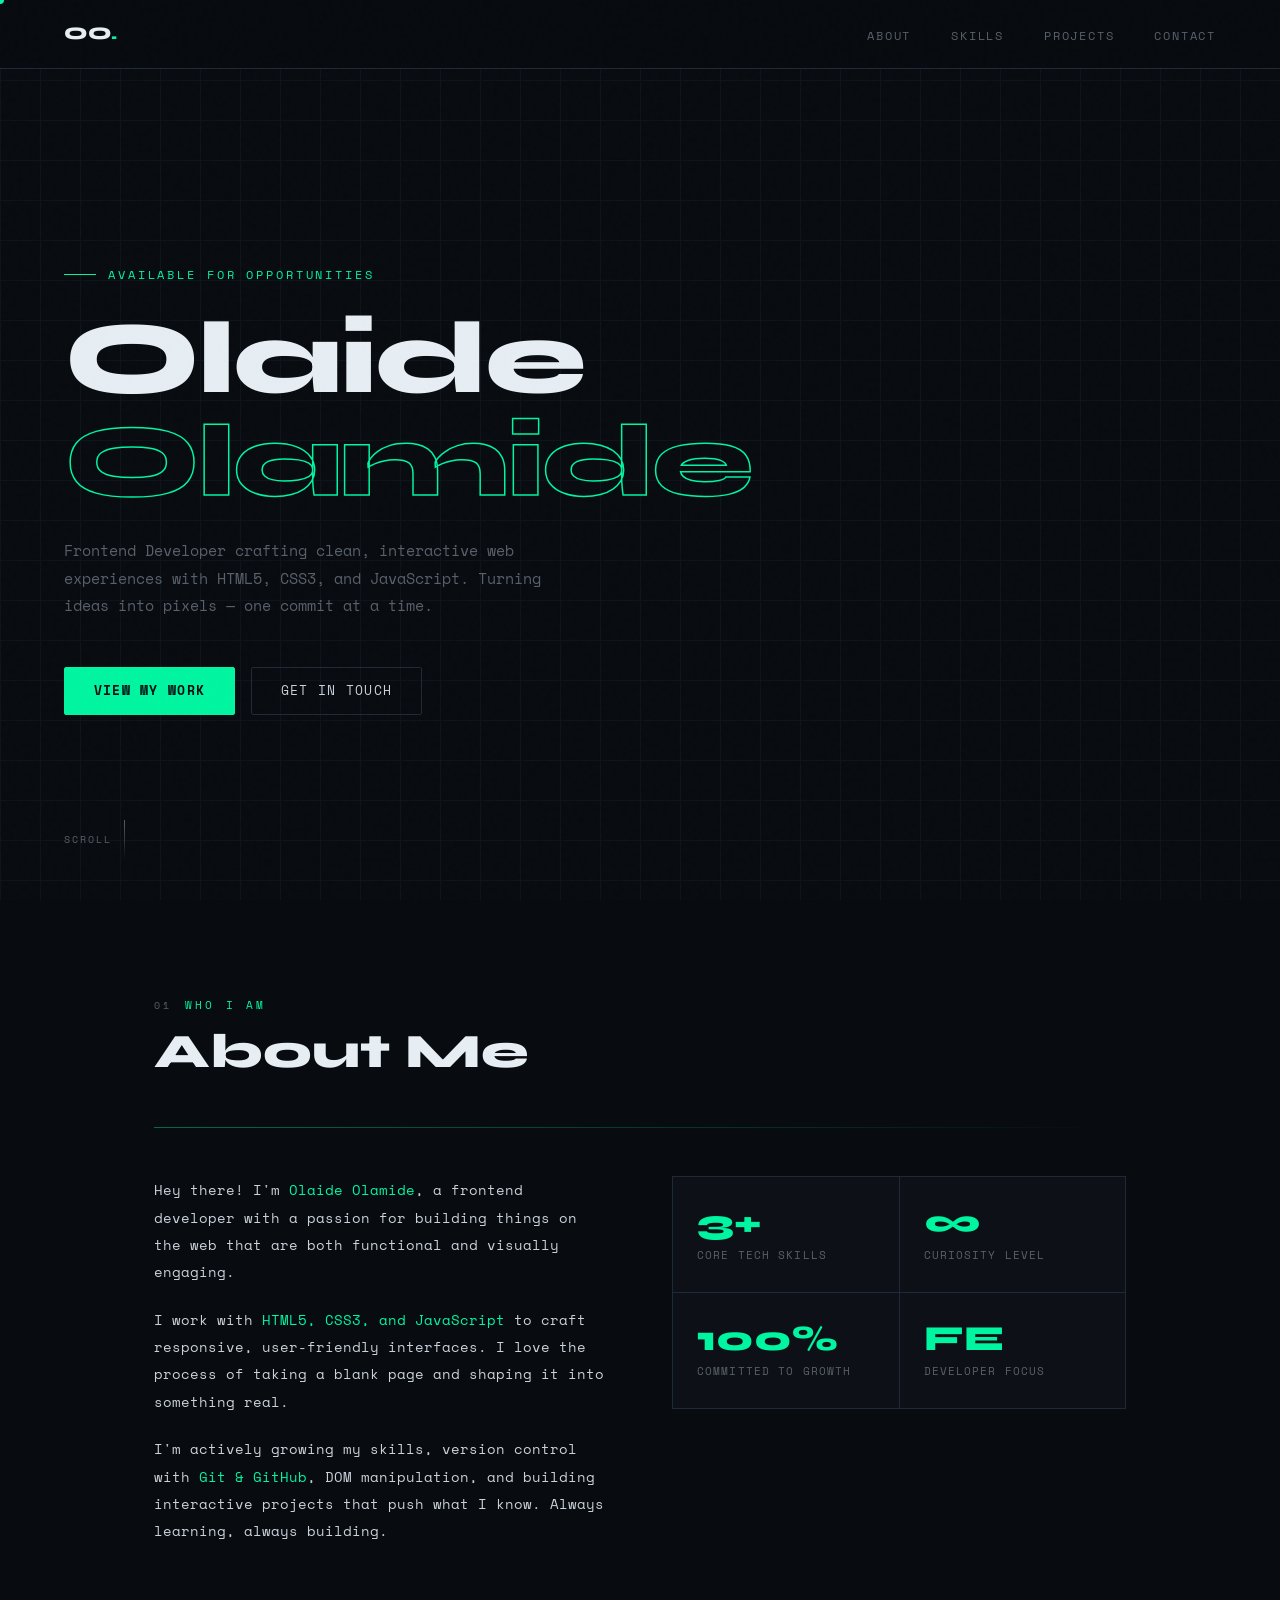
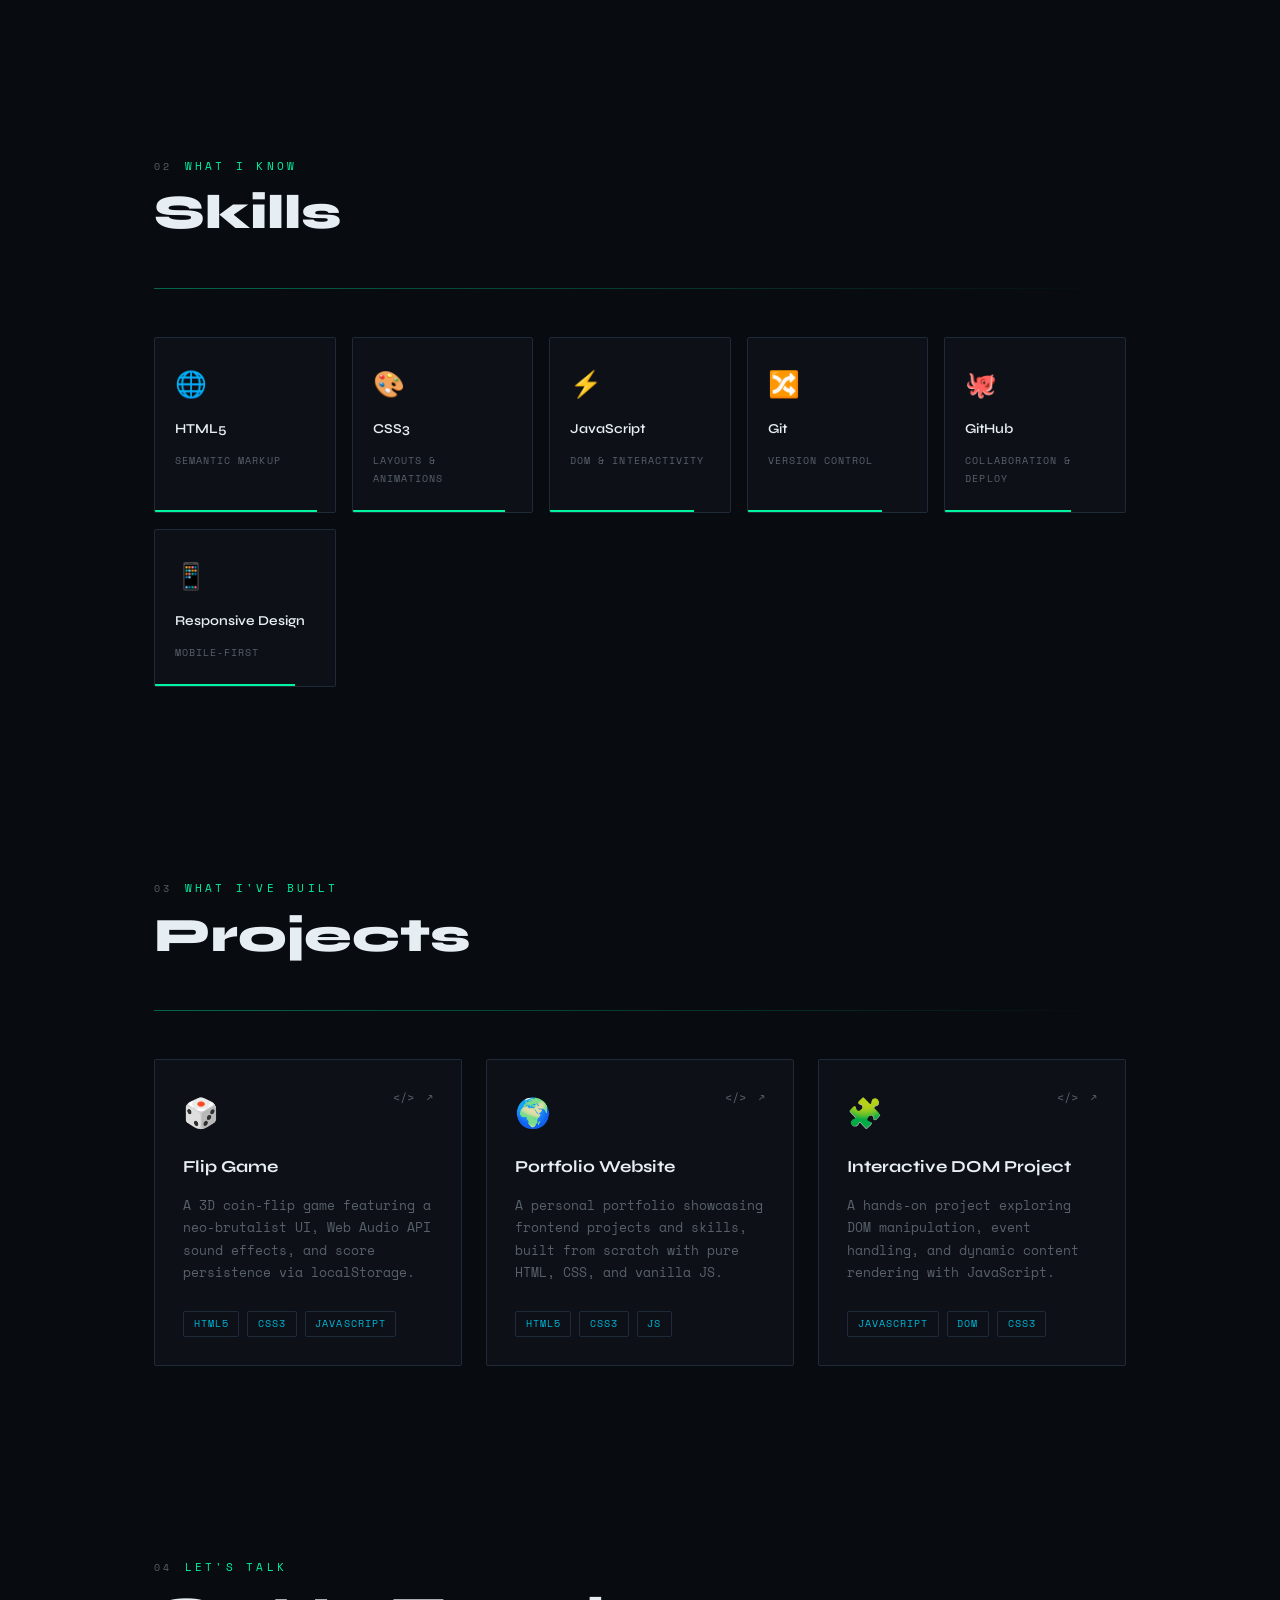
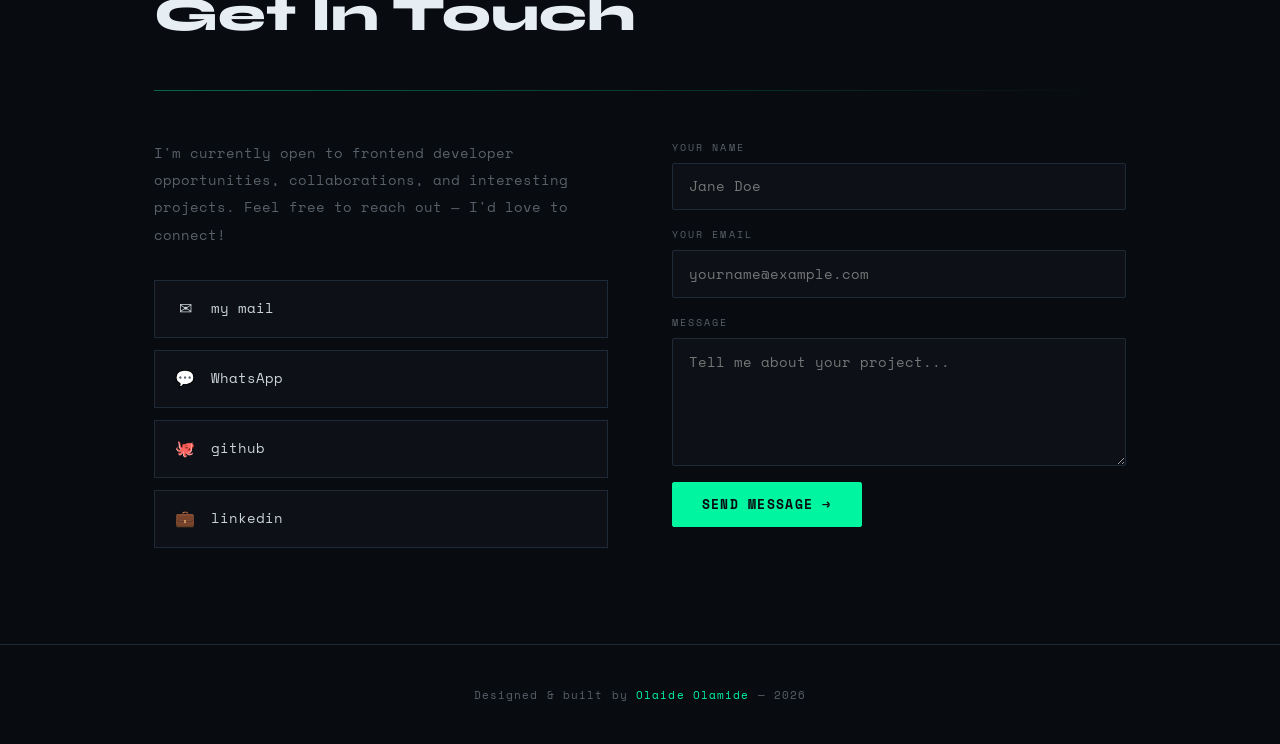
<file: port.html>
<!DOCTYPE html>
<html lang="en">
<head>
  <meta charset="UTF-8" />
  <meta name="viewport" content="width=device-width, initial-scale=1.0"/>
  <title>my portfolio</title>
  <link href="https://fonts.googleapis.com/css2?family=Space+Mono:ital,wght@0,400;0,700;1,400&family=Syne:wght@400;600;800&display=swap" rel="stylesheet"/>
 <link rel="stylesheet" href="/port.css">
 <link rel="shortcut icon" href="images.webp">
</head>
<body>

  <div class="cursor" id="cursor"></div>

  <nav>
    <div class="nav-logo">OO<span>.</span></div>
    <ul class="nav-links">
      <li><a href="#about">About</a></li>
      <li><a href="#skills">Skills</a></li>
      <li><a href="#projects">Projects</a></li>
      <li><a href="#contact">Contact</a></li>
    </ul>
  </nav>

  <div class="hero">
    <div class="hero-inner">
      <div class="hero-tag">Available for opportunities</div>
      <h1>
        Olaide<br>
        <span class="highlight">Olamide</span>
      </h1>
      <p class="hero-sub">
        Frontend Developer crafting clean, interactive web experiences with HTML5, CSS3, and JavaScript. Turning ideas into pixels — one commit at a time.
      </p>
      <div class="hero-cta">
        <a href="#projects" class="btn btn-primary">View My Work</a>
        <a href="#contact" class="btn btn-ghost">Get In Touch</a>
      </div>
    </div>
    <div class="hero-scroll">Scroll</div>
  </div>

  <section id="about">
    <div class="section-label" data-num="01">Who I Am</div>
    <h2 class="section-title">About Me</h2>
    <div class="divider"></div>
    <div class="about-grid fade-up">
      <div class="about-text">
        <p>Hey there! I'm <span>Olaide Olamide</span>, a frontend developer with a passion for building things on the web that are both functional and visually engaging.</p>
        <p>I work with <span>HTML5, CSS3, and JavaScript</span> to craft responsive, user-friendly interfaces. I love the process of taking a blank page and shaping it into something real.</p>
        <p>I'm actively growing my skills, version control with <span>Git & GitHub</span>, DOM manipulation, and building interactive projects that push what I know. Always learning, always building.</p>
      </div>
      <div class="about-stats">
        <div class="stat"><div class="stat-num">3+</div><div class="stat-label">Core Tech Skills</div></div>
        <div class="stat"><div class="stat-num">∞</div><div class="stat-label">Curiosity Level</div></div>
        <div class="stat"><div class="stat-num">100%</div><div class="stat-label">Committed to Growth</div></div>
        <div class="stat"><div class="stat-num">FE</div><div class="stat-label">Developer Focus</div></div>
      </div>
    </div>
  </section>

  <section id="skills">
    <div class="section-label" data-num="02">What I Know</div>
    <h2 class="section-title">Skills</h2>
    <div class="divider"></div>
    <div class="skills-grid fade-up">
      <div class="skill-card" style="--level: 90%"><div class="skill-icon">🌐</div><div class="skill-name">HTML5</div><div class="skill-level">Semantic markup</div></div>
      <div class="skill-card" style="--level: 85%"><div class="skill-icon">🎨</div><div class="skill-name">CSS3</div><div class="skill-level">Layouts & animations</div></div>
      <div class="skill-card" style="--level: 80%"><div class="skill-icon">⚡</div><div class="skill-name">JavaScript</div><div class="skill-level">DOM & interactivity</div></div>
      <div class="skill-card" style="--level: 75%"><div class="skill-icon">🔀</div><div class="skill-name">Git</div><div class="skill-level">Version control</div></div>
      <div class="skill-card" style="--level: 70%"><div class="skill-icon">🐙</div><div class="skill-name">GitHub</div><div class="skill-level">Collaboration & deploy</div></div>
      <div class="skill-card" style="--level: 78%"><div class="skill-icon">📱</div><div class="skill-name">Responsive Design</div><div class="skill-level">Mobile-first</div></div>
    </div>
  </section>

  <section id="projects">
    <div class="section-label" data-num="03">What I've Built</div>
    <h2 class="section-title">Projects</h2>
    <div class="divider"></div>
    <div class="projects-grid fade-up">
      <div class="project-card">
        <div class="project-header">
          <div class="project-folder">🎲</div>
          <div class="project-links"><a href="#" title="GitHub">&#60;/&#62;</a><a href="#" title="Live">↗</a></div>
        </div>
        <div class="project-body">
          <div class="project-name">Flip Game</div>
          <div class="project-desc">A 3D coin-flip game featuring a neo-brutalist UI, Web Audio API sound effects, and score persistence via localStorage.</div>
          <div class="project-tags"><span class="tag">HTML5</span><span class="tag">CSS3</span><span class="tag">JavaScript</span></div>
        </div>
      </div>
      <div class="project-card">
        <div class="project-header">
          <div class="project-folder">🌍</div>
          <div class="project-links"><a href="#" title="GitHub">&#60;/&#62;</a><a href="#" title="Live">↗</a></div>
        </div>
        <div class="project-body">
          <div class="project-name">Portfolio Website</div>
          <div class="project-desc">A personal portfolio showcasing frontend projects and skills, built from scratch with pure HTML, CSS, and vanilla JS.</div>
          <div class="project-tags"><span class="tag">HTML5</span><span class="tag">CSS3</span><span class="tag">JS</span></div>
        </div>
      </div>
      <div class="project-card">
        <div class="project-header">
          <div class="project-folder">🧩</div>
          <div class="project-links"><a href="#" title="GitHub">&#60;/&#62;</a><a href="#" title="Live">↗</a></div>
        </div>
        <div class="project-body">
          <div class="project-name">Interactive DOM Project</div>
          <div class="project-desc">A hands-on project exploring DOM manipulation, event handling, and dynamic content rendering with JavaScript.</div>
          <div class="project-tags"><span class="tag">JavaScript</span><span class="tag">DOM</span><span class="tag">CSS3</span></div>
        </div>
      </div>
    </div>
  </section>

  <section id="contact">
    <div class="section-label" data-num="04">Let's Talk</div>
    <h2 class="section-title">Get In Touch</h2>
    <div class="divider"></div>
    <div class="contact-inner fade-up">
      <div class="contact-text">
        <p>I'm currently open to frontend developer opportunities, collaborations, and interesting projects. Feel free to reach out — I'd love to connect!</p>
        <div class="contact-links">
          <a class="contact-link" href="https://mail.google.com/mail/?view=cm&to=olaideolamide001@gmail.com"><span class="link-icon">✉</span> my mail</a>
          <a class="contact-link" href="https://wa.me/2347057126928" target="_blank"><span class="link-icon">💬</span> WhatsApp</a>
          <a class="contact-link" href="https://github.com/paywithemmyy" target="_blank"><span class="link-icon">🐙</span> github</a>
          <a class="contact-link" href="https://linkedin.com/in/olamide-olaide-85b1663a5" target="_blank"><span class="link-icon">💼</span> linkedin</a>
        </div>
      </div>
      <form class="contact-form" onsubmit="handleSubmit(event)">
        <div class="form-group">
          <label for="name">Your Name</label>
          <input type="text" id="name" placeholder="Jane Doe" required />
        </div>
        <div class="form-group">
          <label for="email">Your Email</label>
          <input type="email" id="email" placeholder="yourname@example.com" required />
        </div>
        <div class="form-group">
          <label for="message">Message</label>
          <textarea id="message" rows="5" placeholder="Tell me about your project..." required></textarea>
        </div>
        <button type="submit" class="btn btn-primary" style="align-self: flex-start;">Send Message →</button>
      </form>
    </div>
  </section>

  <footer>
    <p>Designed &amp; built by <span>Olaide Olamide</span> &mdash; 2026</p>
  </footer>

  <script src="/port.js"></script>
</body>
</html>
</file>
<file: port.css>
:root {
      --bg: #080b10;
      --surface: #0d1117;
      --border: #1e2a38;
      --accent: #00f5a0;
      --accent2: #00b4d8;
      --text: #c9d1d9;
      --text-dim: #586069;
      --heading: #e6edf3;
      --mono: 'Space Mono', monospace;
      --sans: 'Syne', sans-serif;
    }

    *, *::before, *::after { box-sizing: border-box; margin: 0; padding: 0; }

    html { scroll-behavior: smooth; }

    body {
      background: var(--bg);
      color: var(--text);
      font-family: var(--mono);
      line-height: 1.7;
      overflow-x: hidden;
    }

    body::before {
      content: '';
      position: fixed;
      inset: 0;
      background-image: url("data:image/svg+xml,%3Csvg viewBox='0 0 200 200' xmlns='http://www.w3.org/2000/svg'%3E%3Cfilter id='noise'%3E%3CfeTurbulence type='fractalNoise' baseFrequency='0.9' numOctaves='4' stitchTiles='stitch'/%3E%3C/filter%3E%3Crect width='100%25' height='100%25' filter='url(%23noise)' opacity='0.04'/%3E%3C/svg%3E");
      pointer-events: none;
      z-index: 9999;
      opacity: 0.4;
    }

    body::after {
      content: '';
      position: fixed;
      inset: 0;
      background-image:
        linear-gradient(var(--border) 1px, transparent 1px),
        linear-gradient(90deg, var(--border) 1px, transparent 1px);
      background-size: 40px 40px;
      opacity: 0.3;
      pointer-events: none;
      z-index: 0;
    }

    nav {
      position: fixed;
      top: 0; left: 0; right: 0;
      z-index: 100;
      display: flex;
      justify-content: space-between;
      align-items: center;
      padding: 1.2rem 4rem;
      background: rgba(8,11,16,0.85);
      backdrop-filter: blur(12px);
      border-bottom: 1px solid var(--border);
    }

    .nav-logo {
      font-family: var(--sans);
      font-weight: 800;
      font-size: 1.1rem;
      color: var(--heading);
      letter-spacing: 0.05em;
    }

    .nav-logo span { color: var(--accent); }

    .nav-links {
      display: flex;
      gap: 2.5rem;
      list-style: none;
    }

    .nav-links a {
      color: var(--text-dim);
      text-decoration: none;
      font-size: 0.75rem;
      letter-spacing: 0.15em;
      text-transform: uppercase;
      transition: color 0.2s;
    }

    .nav-links a:hover { color: var(--accent); }

    .hero {
      position: relative;
      z-index: 1;
      min-height: 100vh;
      display: flex;
      align-items: center;
      padding: 0 4rem;
      padding-top: 5rem;
    }

    .hero-inner { max-width: 860px; }

    .hero-tag {
      font-size: 0.72rem;
      letter-spacing: 0.25em;
      text-transform: uppercase;
      color: var(--accent);
      margin-bottom: 1.5rem;
      display: flex;
      align-items: center;
      gap: 0.75rem;
    }

    .hero-tag::before {
      content: '';
      display: inline-block;
      width: 32px; height: 1px;
      background: var(--accent);
    }

    .hero h1 {
      font-family: var(--sans);
      font-size: clamp(3rem, 8vw, 6.5rem);
      font-weight: 800;
      line-height: 1.0;
      color: var(--heading);
      letter-spacing: -0.02em;
      margin-bottom: 1.5rem;
    }

    .hero h1 .highlight {
      color: transparent;
      -webkit-text-stroke: 1.5px var(--accent);
    }

    .hero-sub {
      font-size: 0.95rem;
      color: var(--text-dim);
      max-width: 480px;
      margin-bottom: 3rem;
      line-height: 1.8;
    }

    .hero-cta { display: flex; gap: 1rem; flex-wrap: wrap; }

    .btn {
      display: inline-flex;
      align-items: center;
      gap: 0.5rem;
      padding: 0.75rem 1.8rem;
      font-family: var(--mono);
      font-size: 0.8rem;
      letter-spacing: 0.1em;
      text-transform: uppercase;
      text-decoration: none;
      border-radius: 2px;
      transition: all 0.2s;
      cursor: pointer;
    }

    .btn-primary {
      background: var(--accent);
      color: #080b10;
      font-weight: 700;
      border: 1px solid var(--accent);
    }

    .btn-primary:hover { background: transparent; color: var(--accent); }

    .btn-ghost {
      background: transparent;
      color: var(--text);
      border: 1px solid var(--border);
    }

    .btn-ghost:hover { border-color: var(--accent); color: var(--accent); }

    .hero-scroll {
      position: absolute;
      bottom: 2.5rem;
      left: 4rem;
      font-size: 0.65rem;
      letter-spacing: 0.2em;
      text-transform: uppercase;
      color: var(--text-dim);
      display: flex;
      align-items: center;
      gap: 0.75rem;
    }

    .hero-scroll::after {
      content: '';
      display: block;
      width: 1px;
      height: 40px;
      background: linear-gradient(to bottom, var(--text-dim), transparent);
      animation: scrollLine 2s ease infinite;
    }

    @keyframes scrollLine {
      0%, 100% { opacity: 0.3; transform: scaleY(1); }
      50% { opacity: 1; transform: scaleY(1.2); }
    }

    section {
      position: relative;
      z-index: 1;
      padding: 6rem 4rem;
      max-width: 1100px;
      margin: 0 auto;
    }

    .section-label {
      font-size: 0.68rem;
      letter-spacing: 0.3em;
      text-transform: uppercase;
      color: var(--accent);
      margin-bottom: 0.75rem;
      display: flex;
      align-items: center;
      gap: 0.75rem;
    }

    .section-label::before {
      content: attr(data-num);
      color: var(--text-dim);
      font-size: 0.6rem;
    }

    .section-title {
      font-family: var(--sans);
      font-size: clamp(2rem, 4vw, 3rem);
      font-weight: 800;
      color: var(--heading);
      margin-bottom: 3rem;
      line-height: 1.1;
    }

    .divider {
      width: 100%;
      height: 1px;
      background: linear-gradient(to right, var(--accent), transparent);
      margin-bottom: 3rem;
      opacity: 0.4;
    }

    /* ABOUT */
    .about-grid {
      display: grid;
      grid-template-columns: 1fr 1fr;
      gap: 4rem;
      align-items: start;
    }

    .about-text p {
      color: var(--text);
      margin-bottom: 1.25rem;
      font-size: 0.9rem;
      line-height: 1.9;
    }

    .about-text p span { color: var(--accent); }

    .about-stats {
      display: grid;
      grid-template-columns: 1fr 1fr;
      gap: 1px;
      background: var(--border);
      border: 1px solid var(--border);
    }

    .stat {
      background: var(--surface);
      padding: 1.75rem 1.5rem;
      display: flex;
      flex-direction: column;
      gap: 0.3rem;
    }

    .stat-num {
      font-family: var(--sans);
      font-size: 2.2rem;
      font-weight: 800;
      color: var(--accent);
      line-height: 1;
    }

    .stat-label {
      font-size: 0.7rem;
      letter-spacing: 0.1em;
      color: var(--text-dim);
      text-transform: uppercase;
    }

    /* SKILLS */
    .skills-grid {
      display: grid;
      grid-template-columns: repeat(auto-fit, minmax(160px, 1fr));
      gap: 1rem;
    }

    .skill-card {
      background: var(--surface);
      border: 1px solid var(--border);
      padding: 1.5rem 1.25rem;
      border-radius: 2px;
      display: flex;
      flex-direction: column;
      gap: 0.75rem;
      transition: border-color 0.2s, transform 0.2s;
      position: relative;
      overflow: hidden;
    }

    .skill-card::before {
      content: '';
      position: absolute;
      bottom: 0; left: 0;
      height: 2px;
      width: var(--level);
      background: var(--accent);
    }

    .skill-card:hover { border-color: var(--accent); transform: translateY(-3px); }

    .skill-icon { font-size: 1.6rem; }

    .skill-name {
      font-family: var(--sans);
      font-weight: 600;
      font-size: 0.85rem;
      color: var(--heading);
    }

    .skill-level {
      font-size: 0.65rem;
      letter-spacing: 0.1em;
      color: var(--text-dim);
      text-transform: uppercase;
    }

    /* PROJECTS */
    .projects-grid {
      display: grid;
      grid-template-columns: repeat(auto-fit, minmax(300px, 1fr));
      gap: 1.5rem;
    }

    .project-card {
      background: var(--surface);
      border: 1px solid var(--border);
      border-radius: 2px;
      overflow: hidden;
      transition: border-color 0.2s, transform 0.2s;
      display: flex;
      flex-direction: column;
    }

    .project-card:hover { border-color: var(--accent); transform: translateY(-4px); }

    .project-header {
      padding: 1.75rem 1.75rem 1rem;
      display: flex;
      justify-content: space-between;
      align-items: flex-start;
    }

    .project-folder { font-size: 1.8rem; }
    .project-links { display: flex; gap: 0.75rem; }

    .project-links a {
      color: var(--text-dim);
      text-decoration: none;
      font-size: 0.75rem;
      transition: color 0.2s;
    }

    .project-links a:hover { color: var(--accent); }

    .project-body {
      padding: 0 1.75rem 1.75rem;
      flex: 1;
      display: flex;
      flex-direction: column;
      gap: 0.75rem;
    }

    .project-name {
      font-family: var(--sans);
      font-size: 1.05rem;
      font-weight: 700;
      color: var(--heading);
    }

    .project-desc { font-size: 0.82rem; color: var(--text-dim); line-height: 1.7; flex: 1; }

    .project-tags {
      display: flex;
      flex-wrap: wrap;
      gap: 0.5rem;
      margin-top: auto;
      padding-top: 1rem;
    }

    .tag {
      font-size: 0.65rem;
      letter-spacing: 0.1em;
      padding: 0.2rem 0.6rem;
      border: 1px solid var(--border);
      color: var(--accent2);
      border-radius: 2px;
      text-transform: uppercase;
    }

    /* CONTACT */
    .contact-inner {
      display: grid;
      grid-template-columns: 1fr 1fr;
      gap: 4rem;
      align-items: start;
    }

    .contact-text p {
      font-size: 0.9rem;
      color: var(--text-dim);
      margin-bottom: 2rem;
      line-height: 1.9;
    }

    .contact-links { display: flex; flex-direction: column; gap: 0.75rem; }

    .contact-link {
      display: flex;
      align-items: center;
      gap: 1rem;
      text-decoration: none;
      color: var(--text);
      font-size: 0.85rem;
      padding: 0.9rem 1.25rem;
      border: 1px solid var(--border);
      transition: all 0.2s;
      background: var(--surface);
    }

    .contact-link:hover { border-color: var(--accent); color: var(--accent); }
    .contact-link .link-icon { font-size: 1rem; width: 20px; text-align: center; }

    .contact-form { display: flex; flex-direction: column; gap: 1rem; }
    .form-group { display: flex; flex-direction: column; gap: 0.4rem; }

    .form-group label {
      font-size: 0.65rem;
      letter-spacing: 0.2em;
      text-transform: uppercase;
      color: var(--text-dim);
    }

    .form-group input,
    .form-group textarea {
      background: var(--surface);
      border: 1px solid var(--border);
      color: var(--text);
      font-family: var(--mono);
      font-size: 0.85rem;
      padding: 0.8rem 1rem;
      border-radius: 2px;
      outline: none;
      transition: border-color 0.2s;
      resize: vertical;
    }

    .form-group input:focus,
    .form-group textarea:focus { border-color: var(--accent); }

    footer {
      position: relative;
      z-index: 1;
      text-align: center;
      padding: 2.5rem 4rem;
      border-top: 1px solid var(--border);
      font-size: 0.7rem;
      color: var(--text-dim);
      letter-spacing: 0.1em;
    }

    footer span { color: var(--accent); }

    .fade-up {
      opacity: 0;
      transform: translateY(24px);
      transition: opacity 0.7s ease, transform 0.7s ease;
    }

    .fade-up.visible { opacity: 1; transform: translateY(0); }

    .cursor {
      width: 8px; height: 8px;
      background: var(--accent);
      border-radius: 50%;
      position: fixed;
      pointer-events: none;
      z-index: 9998;
      transform: translate(-50%,-50%);
      transition: transform 0.1s;
      mix-blend-mode: screen;
    }

    @media (max-width: 768px) {
      nav { padding: 1rem 1.5rem; }
      .nav-links { gap: 1.25rem; }
      .hero { padding: 0 1.5rem; padding-top: 5rem; }
      .hero-scroll { left: 1.5rem; }
      section { padding: 4rem 1.5rem; }
      .about-grid, .contact-inner { grid-template-columns: 1fr; gap: 2rem; }
    }
</file>
